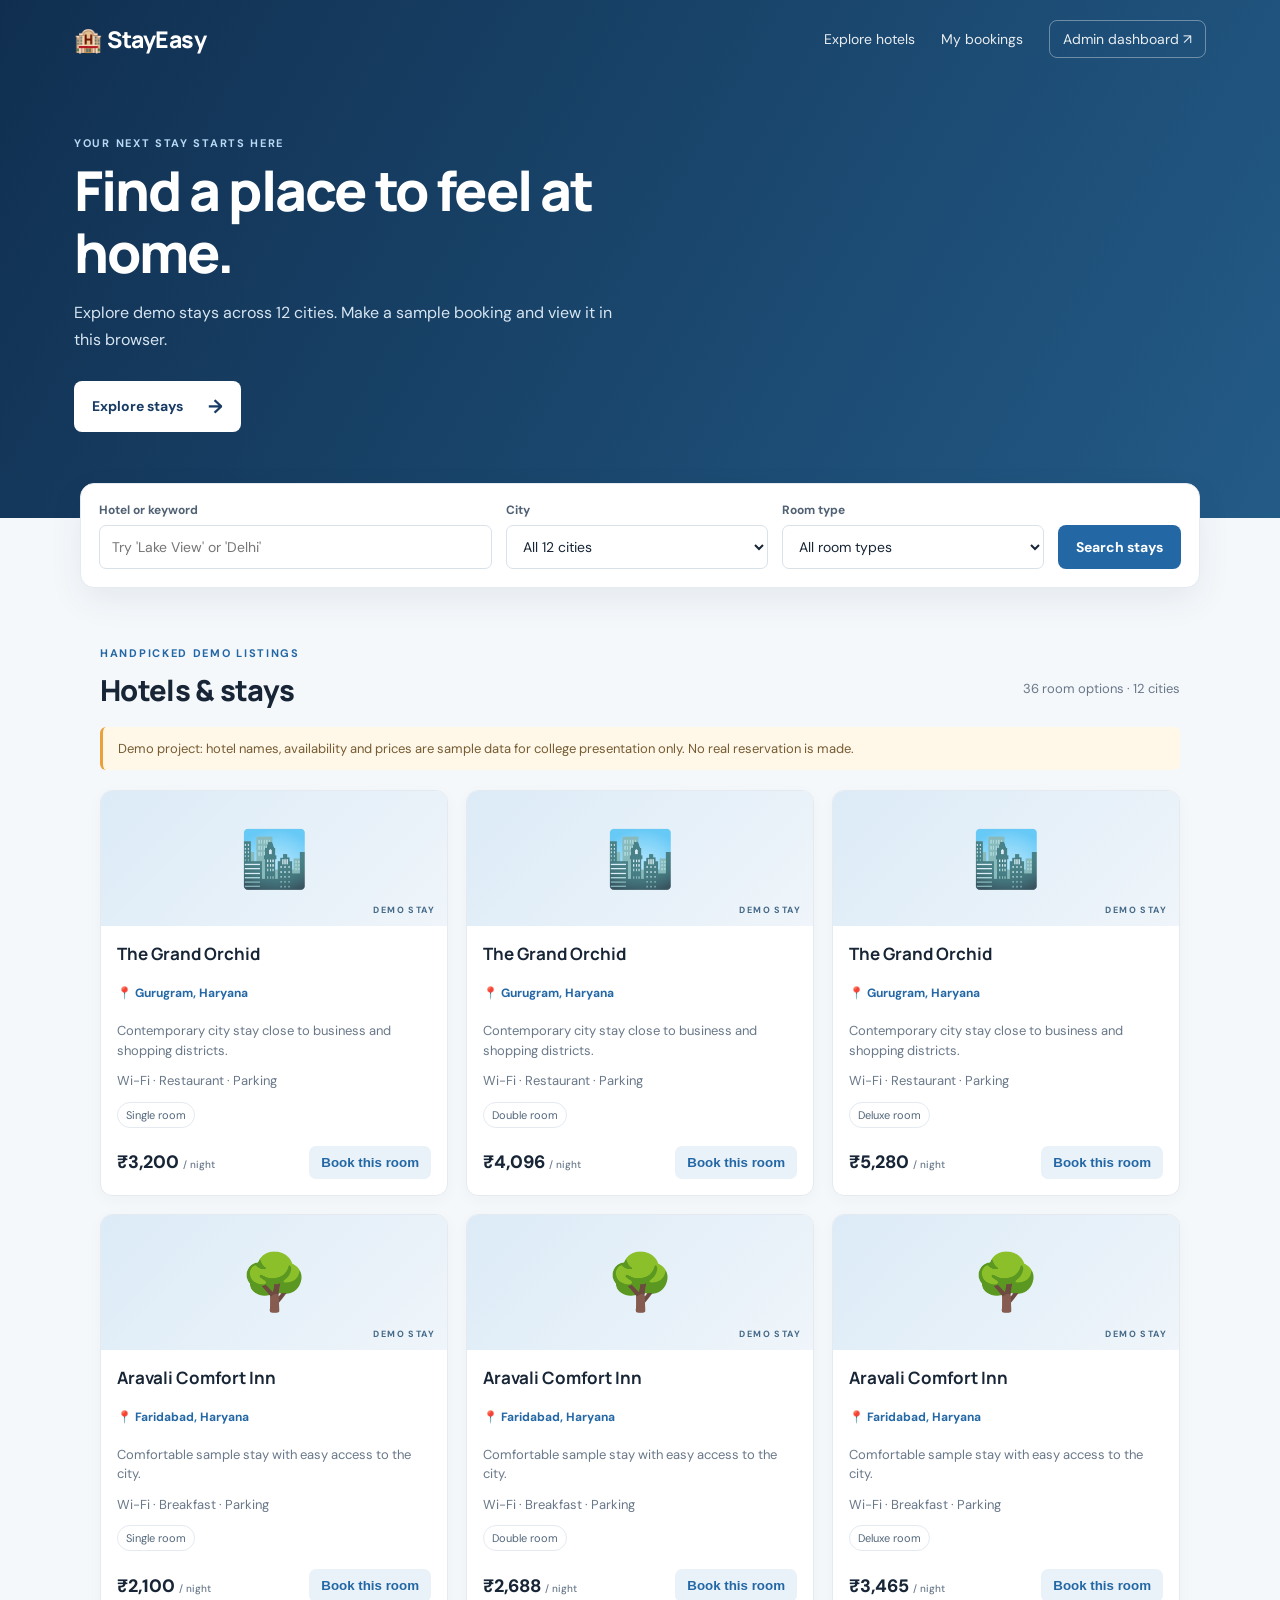
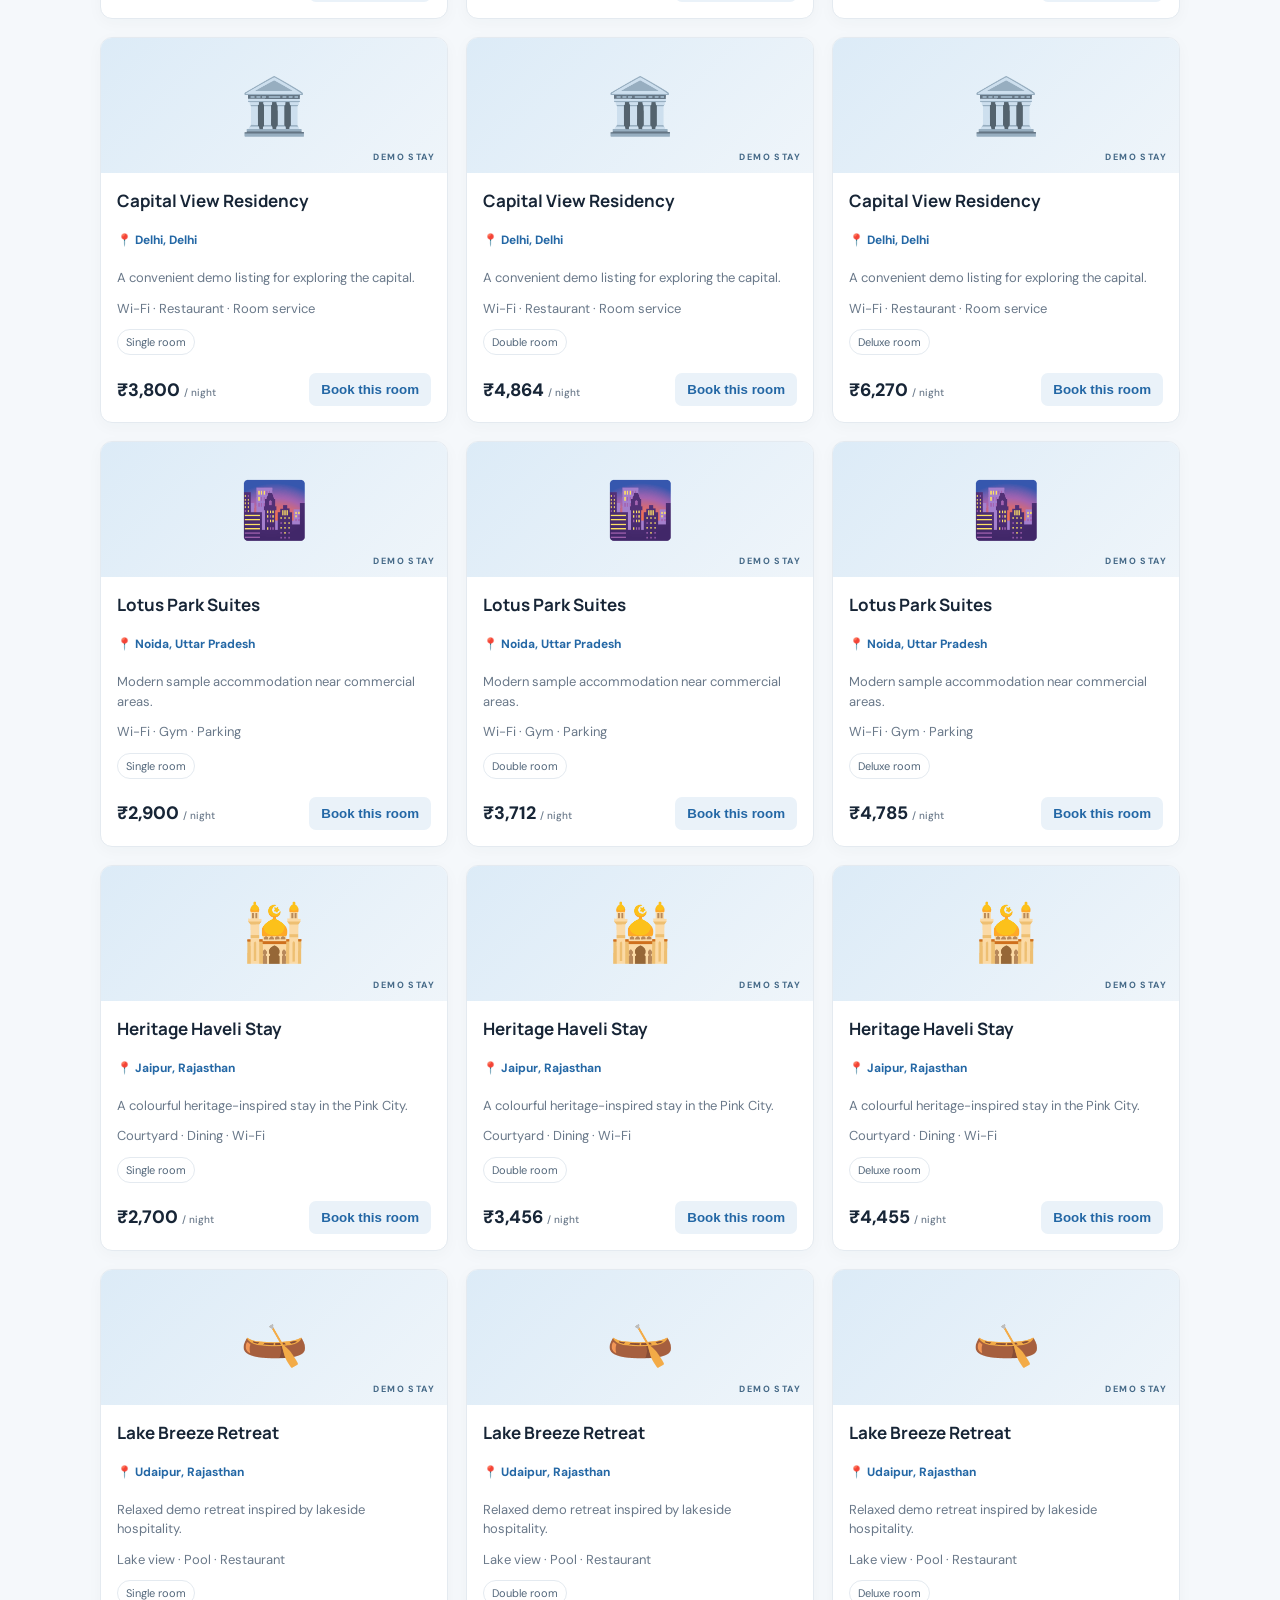
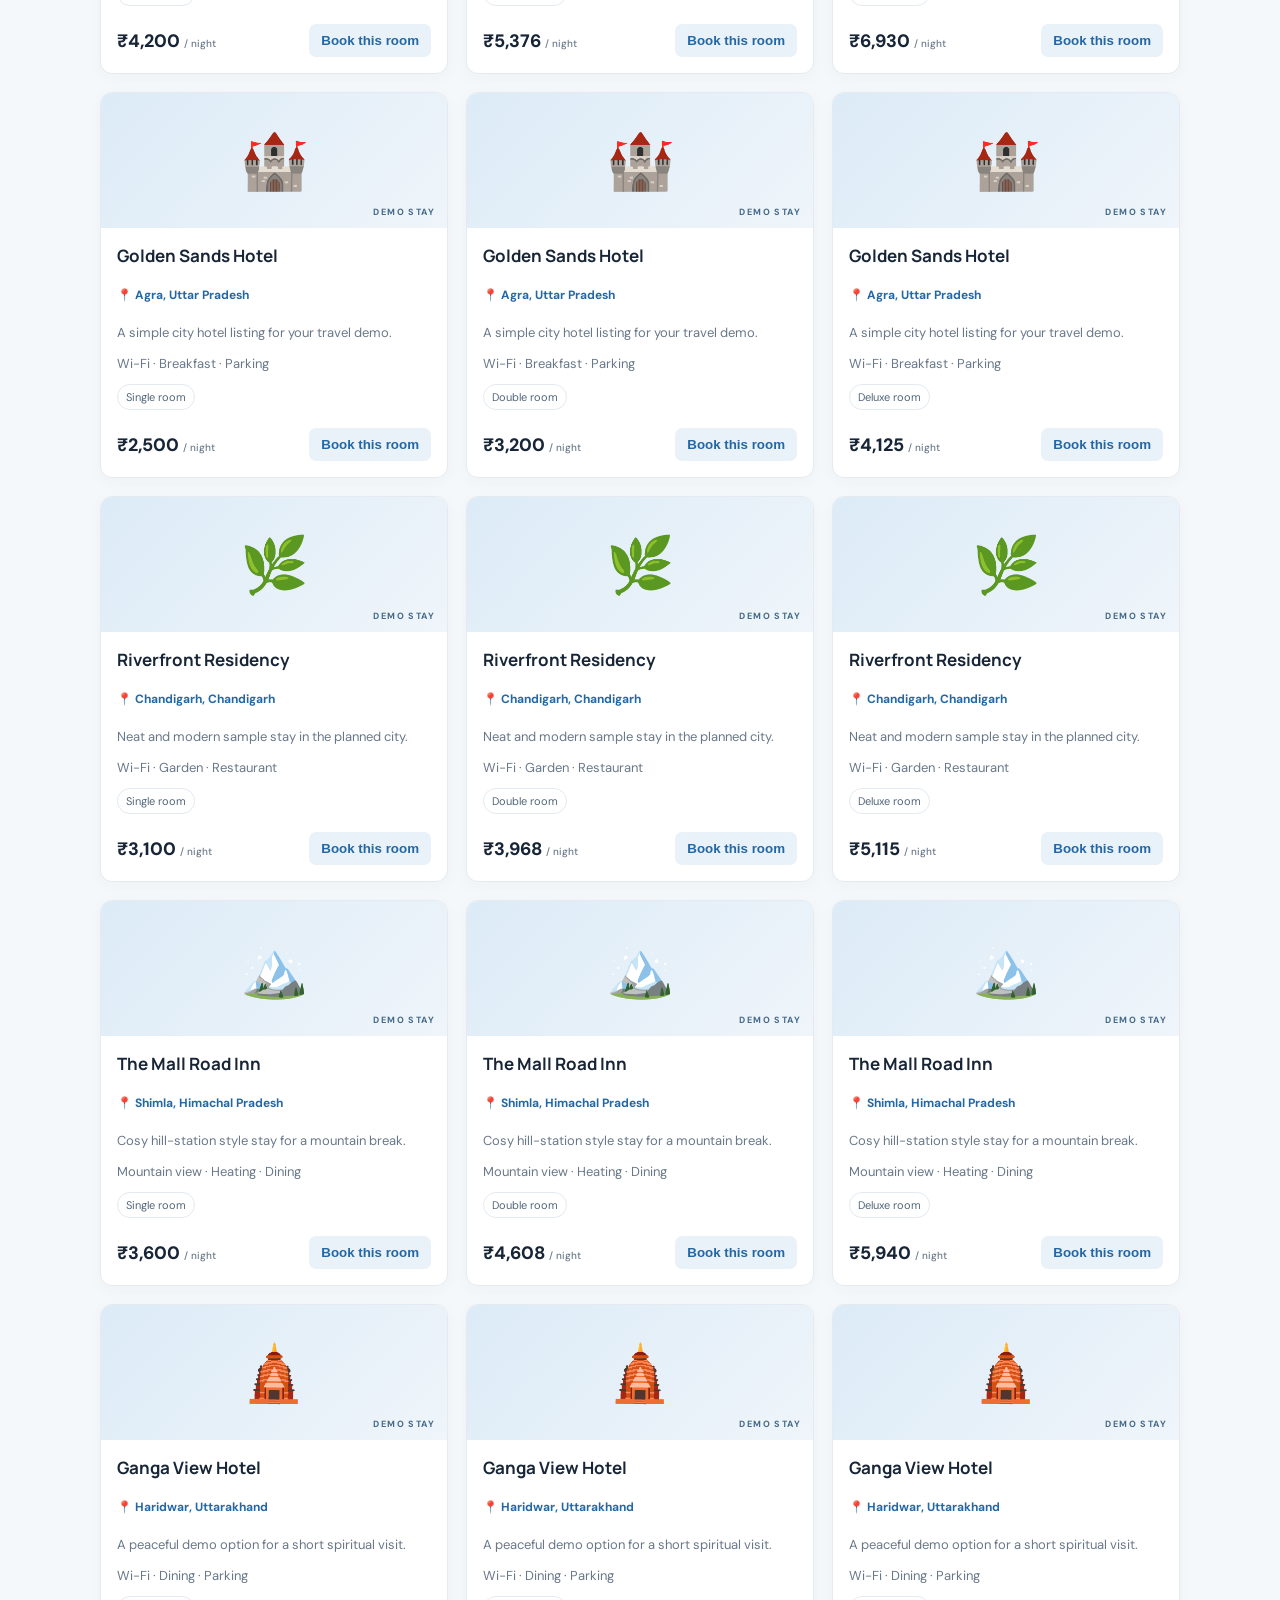
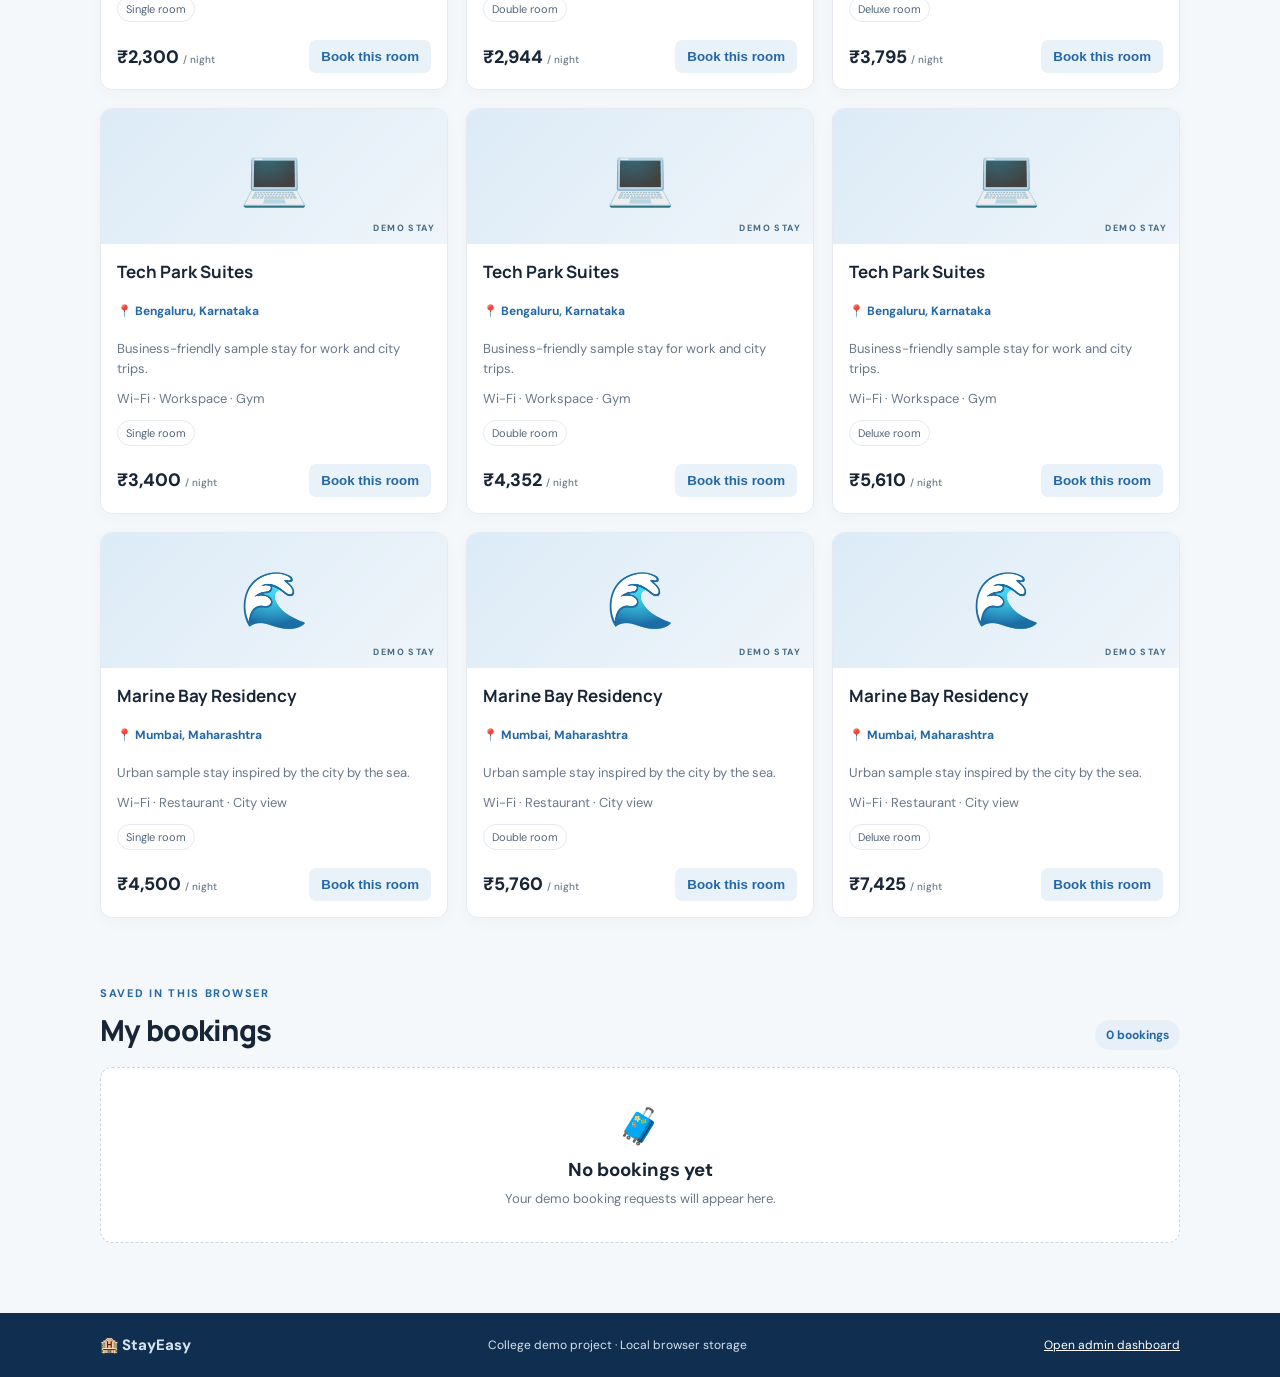
<file: index.html>
<!DOCTYPE html>
<html lang="en">
<head>
  <meta charset="UTF-8">
  <meta name="viewport" content="width=device-width, initial-scale=1.0">
  <meta name="theme-color" content="#173b63">
  <title>StayEasy | Hotel Booking Demo</title>
  <link rel="stylesheet" href="style.css">
</head>
<body>
<header class="site-header">
  <div class="header-inner">
    <a class="brand" href="index.html">🏨 <span>StayEasy</span></a>
    <nav><a href="#hotels">Explore hotels</a><a href="#my-bookings">My bookings</a><a class="nav-admin" href="admin.html">Admin dashboard ↗</a></nav>
  </div>
  <div class="hero">
    <p class="eyebrow">YOUR NEXT STAY STARTS HERE</p>
    <h1>Find a place to feel at home.</h1>
    <p>Explore demo stays across 12 cities. Make a sample booking and view it in this browser.</p>
    <a class="primary-link" href="#hotels">Explore stays <span>→</span></a>
  </div>
</header>

<main>
  <section class="search-panel" aria-label="Hotel search">
    <div class="field search-field"><label for="searchHotel">Hotel or keyword</label><input id="searchHotel" type="search" placeholder="Try 'Lake View' or 'Delhi'"></div>
    <div class="field"><label for="cityFilter">City</label><select id="cityFilter"><option value="all">All 12 cities</option></select></div>
    <div class="field"><label for="roomType">Room type</label><select id="roomType"><option value="all">All room types</option><option>Single</option><option>Double</option><option>Deluxe</option></select></div>
    <button id="searchBtn" class="btn btn-primary">Search stays</button>
  </section>

  <section id="hotels" class="section">
    <div class="section-title"><div><p class="eyebrow">HANDPICKED DEMO LISTINGS</p><h2>Hotels & stays</h2></div><p id="hotelCount" class="muted"></p></div>
    <p class="demo-note">Demo project: hotel names, availability and prices are sample data for college presentation only. No real reservation is made.</p>
    <div id="rooms" class="hotel-grid"></div>
  </section>

  <section id="my-bookings" class="section booking-section">
    <div class="section-title"><div><p class="eyebrow">SAVED IN THIS BROWSER</p><h2>My bookings</h2></div><span id="bookingCount" class="count-pill">0 bookings</span></div>
    <div id="bookingResult" class="booking-list"><div class="empty-state"><span>🧳</span><h3>No bookings yet</h3><p>Your demo booking requests will appear here.</p></div></div>
  </section>
</main>

<footer><span>🏨 StayEasy</span><span>College demo project · Local browser storage</span><a href="admin.html">Open admin dashboard</a></footer>

<div id="bookingModal" class="modal" aria-hidden="true">
  <div class="modal-backdrop" data-close="true"></div>
  <div class="modal-card" role="dialog" aria-modal="true" aria-labelledby="modalTitle">
    <button class="modal-close" id="closeBooking" aria-label="Close">×</button>
    <p class="eyebrow">SAMPLE RESERVATION</p><h2 id="modalTitle">Book your stay</h2>
    <p id="selectedRoom" class="selected-room"></p>
    <form id="bookingForm">
      <div class="form-grid">
        <div class="field"><label for="name">Full name</label><input id="name" maxlength="80" required placeholder="Your name"></div>
        <div class="field"><label for="email">Email</label><input id="email" type="email" maxlength="120" required placeholder="you@example.com"></div>
        <div class="field"><label for="phone">Mobile number</label><input id="phone" type="tel" inputmode="numeric" pattern="[0-9]{10}" maxlength="10" required placeholder="10-digit number"></div>
        <div class="field"><label for="checkin">Check-in date</label><input id="checkin" type="date" required></div>
        <div class="field"><label for="nights">Number of nights</label><input id="nights" type="number" min="1" max="30" value="1" required></div>
      </div>
      <div class="total-row"><span>Estimated total</span><strong id="totalPrice">₹0</strong></div>
      <p id="bookingMessage" class="form-message" role="status"></p>
      <button class="btn btn-primary full-width" id="confirmBtn" type="submit">Save demo booking</button>
      <p class="fine-print">This is a demo request, not a confirmed hotel reservation.</p>
    </form>
  </div>
</div>
<script src="script.js"></script>
</body>
</html>
</file>
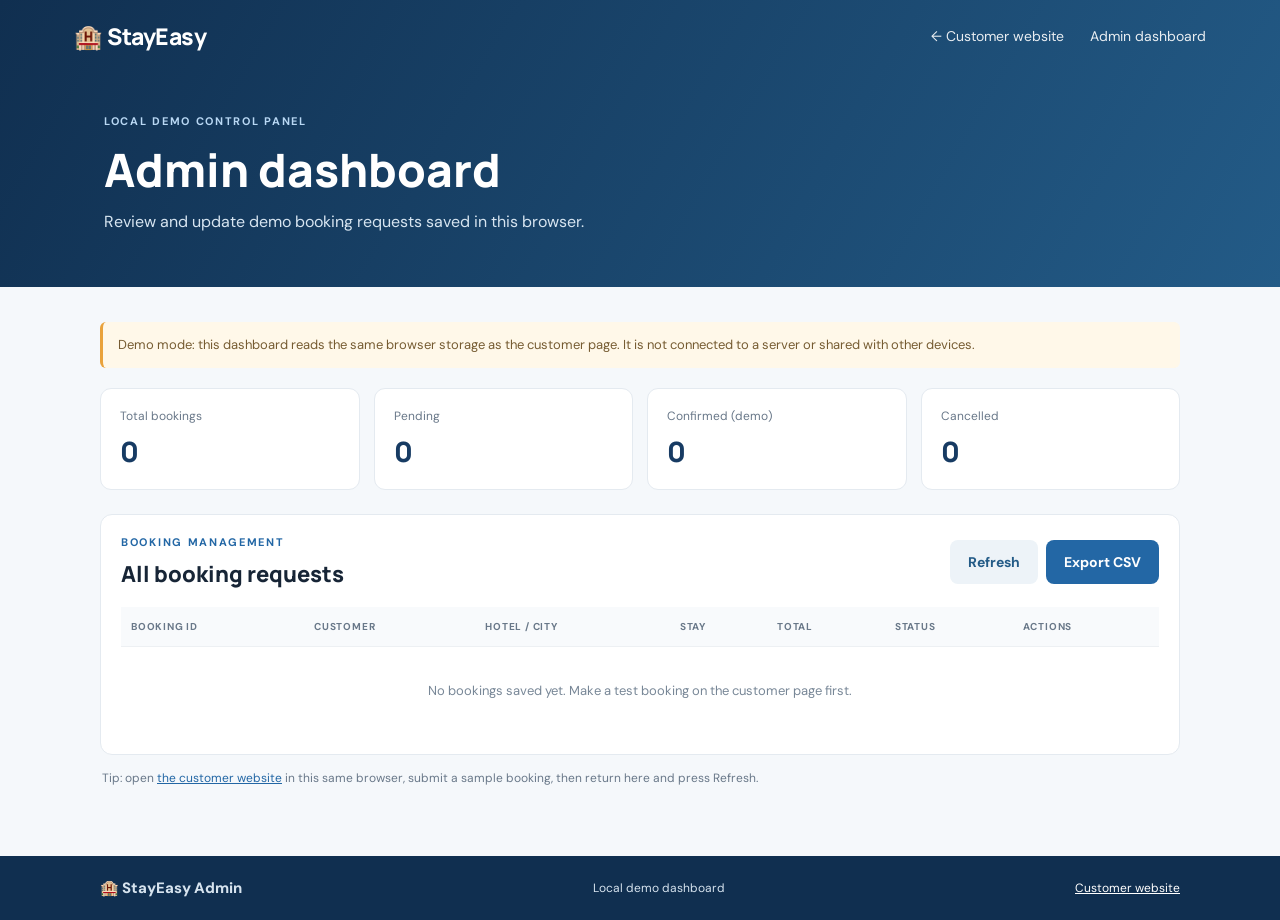
<file: admin.html>
<!DOCTYPE html>
<html lang="en">
<head>
  <meta charset="UTF-8">
  <meta name="viewport" content="width=device-width, initial-scale=1.0">
  <meta name="theme-color" content="#173b63">
  <title>StayEasy | Admin Dashboard</title>
  <link rel="stylesheet" href="style.css">
  <link rel="stylesheet" href="admin.css">
</head>
<body>
<header class="admin-header">
  <div class="header-inner">
    <a class="brand" href="index.html">🏨 <span>StayEasy</span></a>
    <nav><a href="index.html">← Customer website</a><a href="admin.html">Admin dashboard</a></nav>
  </div>
  <div class="admin-hero"><p class="eyebrow">LOCAL DEMO CONTROL PANEL</p><h1>Admin dashboard</h1><p>Review and update demo booking requests saved in this browser.</p></div>
</header>
<main class="admin-main">
  <div class="admin-warning">Demo mode: this dashboard reads the same browser storage as the customer page. It is not connected to a server or shared with other devices.</div>
  <section class="stats-grid">
    <article class="stat-card"><span>Total bookings</span><strong id="totalBookings">0</strong></article>
    <article class="stat-card"><span>Pending</span><strong id="pendingBookings">0</strong></article>
    <article class="stat-card"><span>Confirmed (demo)</span><strong id="confirmedBookings">0</strong></article>
    <article class="stat-card"><span>Cancelled</span><strong id="cancelledBookings">0</strong></article>
  </section>
  <section class="admin-panel">
    <div class="panel-heading"><div><p class="eyebrow">BOOKING MANAGEMENT</p><h2>All booking requests</h2></div><div class="panel-actions"><button id="refreshBtn" class="btn btn-light">Refresh</button><button id="exportBtn" class="btn btn-primary">Export CSV</button></div></div>
    <div class="table-wrap">
      <table><thead><tr><th>Booking ID</th><th>Customer</th><th>Hotel / City</th><th>Stay</th><th>Total</th><th>Status</th><th>Actions</th></tr></thead><tbody id="adminBookings"></tbody></table>
    </div>
    <div id="adminEmpty" class="admin-empty">No bookings saved yet. Make a test booking on the customer page first.</div>
  </section>
  <p class="admin-footnote">Tip: open <a href="index.html">the customer website</a> in this same browser, submit a sample booking, then return here and press Refresh.</p>
</main>
<footer><span>🏨 StayEasy Admin</span><span>Local demo dashboard</span><a href="index.html">Customer website</a></footer>
<script src="admin.js"></script>
</body>
</html>
</file>
<file: style.css>
@import url('https://fonts.googleapis.com/css2?family=DM+Sans:wght@400;500;600;700&family=Manrope:wght@500;600;700;800&display=swap');
:root{--navy:#173b63;--blue:#2367a5;--ink:#172536;--muted:#697889;--line:#e4eaf0;--paper:#f5f8fb;--white:#fff;--gold:#e9a23b}
*{box-sizing:border-box}html{scroll-behavior:smooth}body{margin:0;background:var(--paper);color:var(--ink);font-family:'DM Sans',Arial,sans-serif}a{color:inherit;text-decoration:none}.site-header{background:linear-gradient(120deg,#102f50,#235b87);color:white}.header-inner{max-width:1180px;margin:auto;padding:20px 24px;display:flex;align-items:center;justify-content:space-between}.brand{font:800 23px Manrope,sans-serif;letter-spacing:-.5px}.header-inner nav{display:flex;gap:26px;align-items:center;font-size:14px}.header-inner nav a{opacity:.9}.header-inner nav a:hover{opacity:1}.nav-admin{border:1px solid #ffffff65;padding:9px 13px;border-radius:8px}.hero{max-width:1180px;margin:auto;padding:58px 24px 86px}.eyebrow{font-size:11px;font-weight:700;letter-spacing:1.7px;color:var(--blue);margin:0 0 10px}.hero .eyebrow{color:#b9d8f4}.hero h1{font:800 clamp(34px,5vw,55px)/1.12 Manrope,sans-serif;max-width:650px;margin:0 0 16px;letter-spacing:-1.8px}.hero>p:not(.eyebrow){max-width:560px;color:#d7e5f1;line-height:1.7;margin:0 0 27px}.primary-link{display:inline-flex;gap:25px;align-items:center;background:white;color:var(--navy);padding:13px 18px;border-radius:8px;font-weight:700;font-size:14px}.primary-link span{font-size:19px}.search-panel{max-width:1120px;margin:-35px auto 0;position:relative;background:white;border:1px solid var(--line);border-radius:14px;padding:18px;display:flex;gap:14px;align-items:end;box-shadow:0 12px 35px #142b4312}.field{display:flex;flex-direction:column;gap:7px;min-width:0;flex:1}.field label{font-size:12px;font-weight:700;color:#506173}.field input,.field select{width:100%;height:44px;border:1px solid #d9e1e9;border-radius:7px;padding:0 12px;background:#fff;color:var(--ink);font:14px 'DM Sans',sans-serif;outline:none}.field input:focus,.field select:focus{border-color:var(--blue);box-shadow:0 0 0 3px #2367a51a}.search-field{flex:1.5}.btn{border:0;border-radius:8px;padding:13px 18px;font:700 14px 'DM Sans',sans-serif;cursor:pointer;transition:.15s}.btn-primary{background:var(--blue);color:white}.btn-primary:hover{background:#174f83}.btn:disabled{opacity:.6;cursor:wait}.search-panel .btn{height:44px;white-space:nowrap}.section{max-width:1120px;margin:58px auto;padding:0 20px}.section-title{display:flex;align-items:end;justify-content:space-between;margin-bottom:17px}.section-title h2{font:800 29px Manrope,sans-serif;margin:0;letter-spacing:-.7px}.muted{font-size:13px;color:var(--muted)}.demo-note{background:#fff8e9;border-left:3px solid var(--gold);border-radius:6px;padding:12px 15px;color:#765c32;font-size:13px;line-height:1.5;margin:0 0 20px}.hotel-grid{display:grid;grid-template-columns:repeat(3,minmax(0,1fr));gap:18px}.hotel-card{background:white;border:1px solid var(--line);border-radius:12px;overflow:hidden;display:flex;flex-direction:column;box-shadow:0 4px 16px #18334c08}.hotel-art{height:135px;display:flex;align-items:center;justify-content:center;font-size:55px;background:linear-gradient(135deg,#dcebf7,#eff5fa);position:relative}.hotel-art:after{content:"DEMO STAY";position:absolute;bottom:10px;right:12px;font-size:9px;letter-spacing:1.4px;color:#456987;font-weight:700}.hotel-content{padding:16px;display:flex;flex-direction:column;flex:1;gap:8px}.hotel-content h3{font:700 17px Manrope,sans-serif;margin:0}.hotel-location{font-size:12px;color:var(--blue);font-weight:700}.hotel-desc,.amenities{font-size:13px;color:var(--muted);line-height:1.5;margin:0}.amenities{padding-top:3px}.room-options{display:flex;gap:6px;flex-wrap:wrap;margin-top:3px}.room-chip{font-size:11px;border:1px solid var(--line);border-radius:20px;padding:5px 8px;color:#53677b}.hotel-bottom{display:flex;justify-content:space-between;align-items:center;margin-top:auto;padding-top:10px}.price{font-weight:800;font-size:18px;color:var(--ink)}.price small{font-size:10px;font-weight:500;color:var(--muted)}.book-btn{background:#eaf2f9;color:var(--blue);padding:9px 12px;border-radius:7px;border:0;font-weight:700;cursor:pointer}.book-btn:hover{background:#dcebf8}.booking-section{margin-top:68px;margin-bottom:70px}.count-pill{background:#e7f0f8;color:var(--blue);padding:7px 11px;border-radius:20px;font-size:12px;font-weight:700}.booking-list{display:grid;gap:12px}.empty-state{text-align:center;background:white;border:1px dashed #cbd7e2;border-radius:12px;padding:35px 15px;color:var(--muted)}.empty-state span{font-size:35px}.empty-state h3{color:var(--ink);margin:8px 0}.empty-state p{font-size:13px;margin:0}.booking-card{background:white;border:1px solid var(--line);border-radius:10px;padding:17px;display:flex;gap:20px;justify-content:space-between;align-items:center;flex-wrap:wrap}.booking-card h3{font:700 16px Manrope;margin:0 0 6px}.booking-meta{font-size:12px;color:var(--muted);line-height:1.7}.booking-actions{display:flex;align-items:center;gap:10px}.status{font-size:11px;font-weight:700;padding:6px 9px;border-radius:20px;background:#fff4dc;color:#94620c}.status.cancelled{background:#fde9e8;color:#b23a32}.cancel-btn{background:white;border:1px solid #e7c9c7;color:#b23a32;padding:8px 10px;border-radius:7px;font-weight:700;cursor:pointer}footer{background:#102f50;color:#d6e3ee;padding:22px max(24px,calc((100% - 1080px)/2));display:flex;gap:20px;justify-content:space-between;align-items:center;font-size:12px}footer span:first-child{font-weight:800;font-size:15px}footer a{color:white;text-decoration:underline}.modal{display:none;position:fixed;inset:0;z-index:20;align-items:center;justify-content:center;padding:16px}.modal.open{display:flex}.modal-backdrop{position:absolute;inset:0;background:#091827b8}.modal-card{position:relative;width:min(560px,100%);max-height:94vh;overflow:auto;background:white;border-radius:14px;padding:27px;box-shadow:0 20px 70px #0004}.modal-card h2{font:800 25px Manrope;margin:0 0 8px}.modal-close{position:absolute;right:15px;top:12px;border:0;background:#eef2f6;border-radius:50%;width:32px;height:32px;font-size:22px;cursor:pointer}.selected-room{color:var(--blue);font-size:13px;font-weight:700;margin:0 0 18px;line-height:1.5}.form-grid{display:grid;grid-template-columns:1fr 1fr;gap:13px}.total-row{display:flex;justify-content:space-between;align-items:center;background:#f1f6fa;border-radius:8px;padding:14px;margin-top:18px}.total-row span{font-size:13px;color:var(--muted)}.total-row strong{font-size:21px}.full-width{width:100%;margin-top:14px}.fine-print{font-size:11px;color:var(--muted);text-align:center;margin:10px 0 0}.form-message{color:#b3261e;font-size:12px;min-height:15px}.empty-results{grid-column:1/-1;background:white;padding:30px;text-align:center;border-radius:10px;color:var(--muted)}
@media(max-width:850px){.search-panel{margin: -28px 18px 0;flex-wrap:wrap}.search-field{flex-basis:100%}.hotel-grid{grid-template-columns:repeat(2,minmax(0,1fr))}.section{margin-top:45px}}
@media(max-width:600px){.header-inner{padding:17px 18px;align-items:flex-start}.header-inner nav{gap:12px;font-size:11px;flex-wrap:wrap;justify-content:flex-end}.nav-admin{padding:6px 8px}.hero{padding:45px 20px 70px}.hero h1{letter-spacing:-1px}.search-panel{padding:14px;gap:10px}.search-panel .field{flex-basis:100%}.search-panel .btn{width:100%}.section{padding:0 15px}.hotel-grid{grid-template-columns:1fr}.section-title h2{font-size:25px}.booking-card{align-items:flex-start}.booking-actions{width:100%;justify-content:space-between}footer{flex-direction:column;gap:8px;text-align:center}.form-grid{grid-template-columns:1fr}.modal-card{padding:22px 18px}}
</file>
<file: admin.css>
.admin-header{background:linear-gradient(120deg,#102f50,#235b87);color:white}.admin-hero{max-width:1120px;margin:auto;padding:42px 24px 55px}.admin-hero .eyebrow{color:#b9d8f4}.admin-hero h1{font:800 clamp(32px,4vw,46px) Manrope,sans-serif;margin:0 0 10px}.admin-hero>p:last-child{color:#d7e5f1;margin:0}.admin-main{max-width:1120px;margin:35px auto 70px;padding:0 20px}.admin-warning{background:#fff8e9;border-left:3px solid #e9a23b;padding:13px 15px;border-radius:6px;font-size:13px;color:#765c32;line-height:1.5;margin-bottom:20px}.stats-grid{display:grid;grid-template-columns:repeat(4,1fr);gap:14px;margin-bottom:24px}.stat-card{background:white;border:1px solid #e4eaf0;border-radius:11px;padding:19px}.stat-card span{display:block;font-size:12px;color:#697889;margin-bottom:8px}.stat-card strong{font:800 28px Manrope;color:#173b63}.admin-panel{background:white;border:1px solid #e4eaf0;border-radius:12px;padding:20px}.panel-heading{display:flex;justify-content:space-between;align-items:center;gap:15px;margin-bottom:18px}.panel-heading h2{font:800 22px Manrope;margin:0}.panel-actions{display:flex;gap:8px}.btn-light{background:#edf3f8;color:#235b87}.btn-light:hover{background:#dce9f3}.table-wrap{overflow-x:auto}table{width:100%;border-collapse:collapse;min-width:780px}th,td{text-align:left;padding:13px 10px;border-bottom:1px solid #edf0f3;font-size:12px;vertical-align:middle}th{font-size:10px;letter-spacing:.8px;text-transform:uppercase;color:#697889;background:#f8fafc}td{color:#304357}.customer-cell strong,.hotel-cell strong{display:block;color:#172536;font-size:12px;margin-bottom:3px}.subtext{font-size:11px;color:#788797}.admin-status{display:inline-block;padding:5px 8px;border-radius:20px;background:#fff4dc;color:#94620c;font-size:10px;font-weight:700}.admin-status.confirmed{background:#e5f5eb;color:#287648}.admin-status.cancelled{background:#fde9e8;color:#b23a32}.action-group{display:flex;gap:5px}.action-btn{border:1px solid #dbe4ec;background:white;border-radius:6px;padding:6px 8px;font-size:10px;font-weight:700;cursor:pointer;color:#235b87}.action-btn.confirm{color:#287648;border-color:#c9e7d4}.action-btn.cancel{color:#b23a32;border-color:#efd0ce}.admin-empty{text-align:center;color:#788797;padding:35px 10px;font-size:13px}.admin-footnote{font-size:12px;color:#697889;margin:15px 2px}.admin-footnote a{text-decoration:underline;color:#2367a5}@media(max-width:650px){.stats-grid{grid-template-columns:repeat(2,1fr)}.panel-heading{align-items:flex-start;flex-direction:column}.admin-panel{padding:14px}.admin-main{padding:0 13px}.admin-hero{padding:35px 18px 45px}}
</file>
